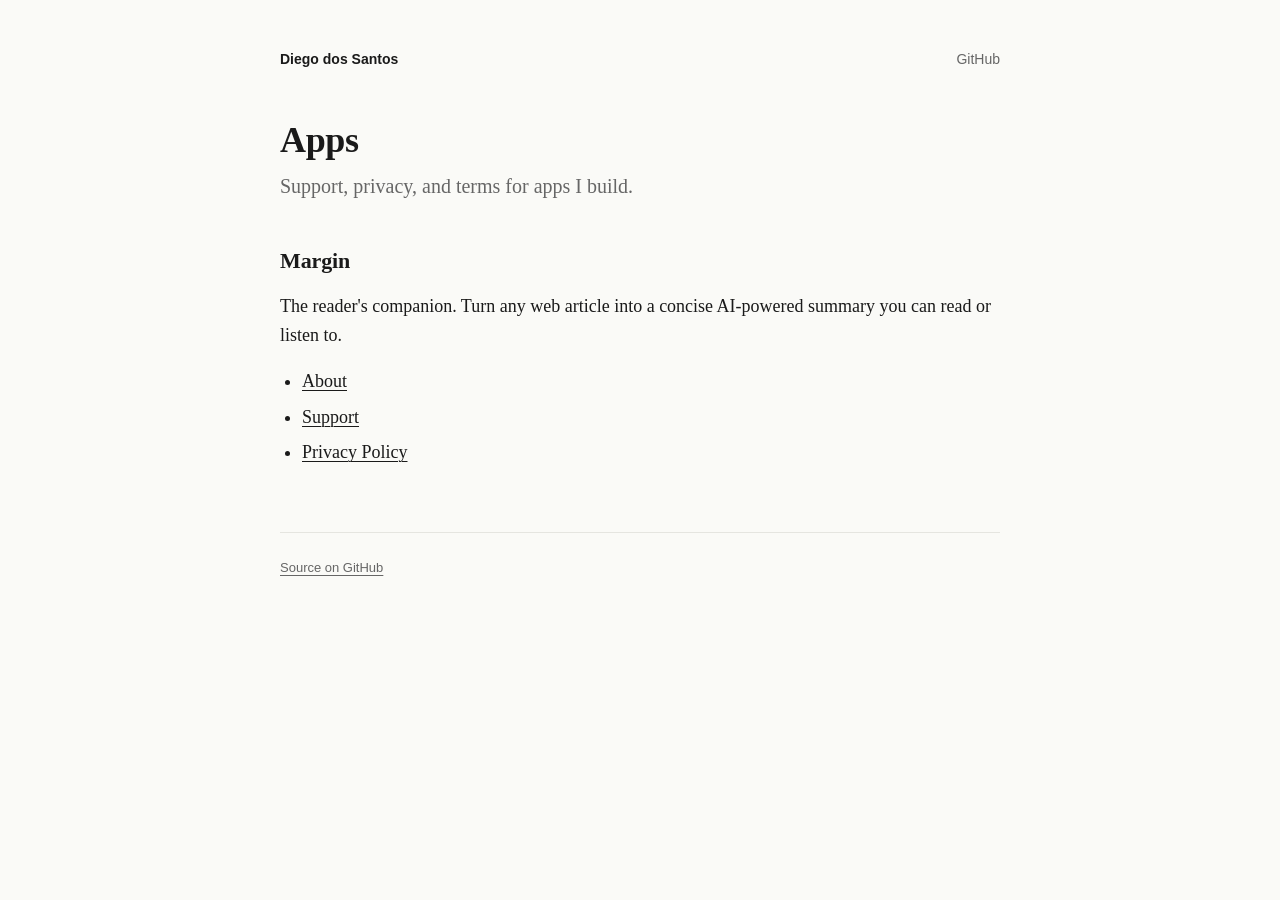
<file: index.html>
<!doctype html>
<html lang="en">
<head>
<meta charset="utf-8">
<meta name="viewport" content="width=device-width, initial-scale=1">
<title>Apps by Diego dos Santos</title>
<link rel="stylesheet" href="assets/style.css">
</head>
<body>
<header class="site">
  <span class="brand">Diego dos Santos</span>
  <nav>
    <a href="https://github.com/diegodossantos95">GitHub</a>
  </nav>
</header>
<main>
  <h1>Apps</h1>
  <p class="lede">Support, privacy, and terms for apps I build.</p>

  <h2>Margin</h2>
  <p>The reader's companion. Turn any web article into a concise AI-powered summary you can read or listen to.</p>
  <ul>
    <li><a href="margin/">About</a></li>
    <li><a href="margin/support.html">Support</a></li>
    <li><a href="margin/privacy.html">Privacy Policy</a></li>
  </ul>
</main>
<footer>
  <a href="https://github.com/diegodossantos95/apps">Source on GitHub</a>
</footer>
</body>
</html>
</file>
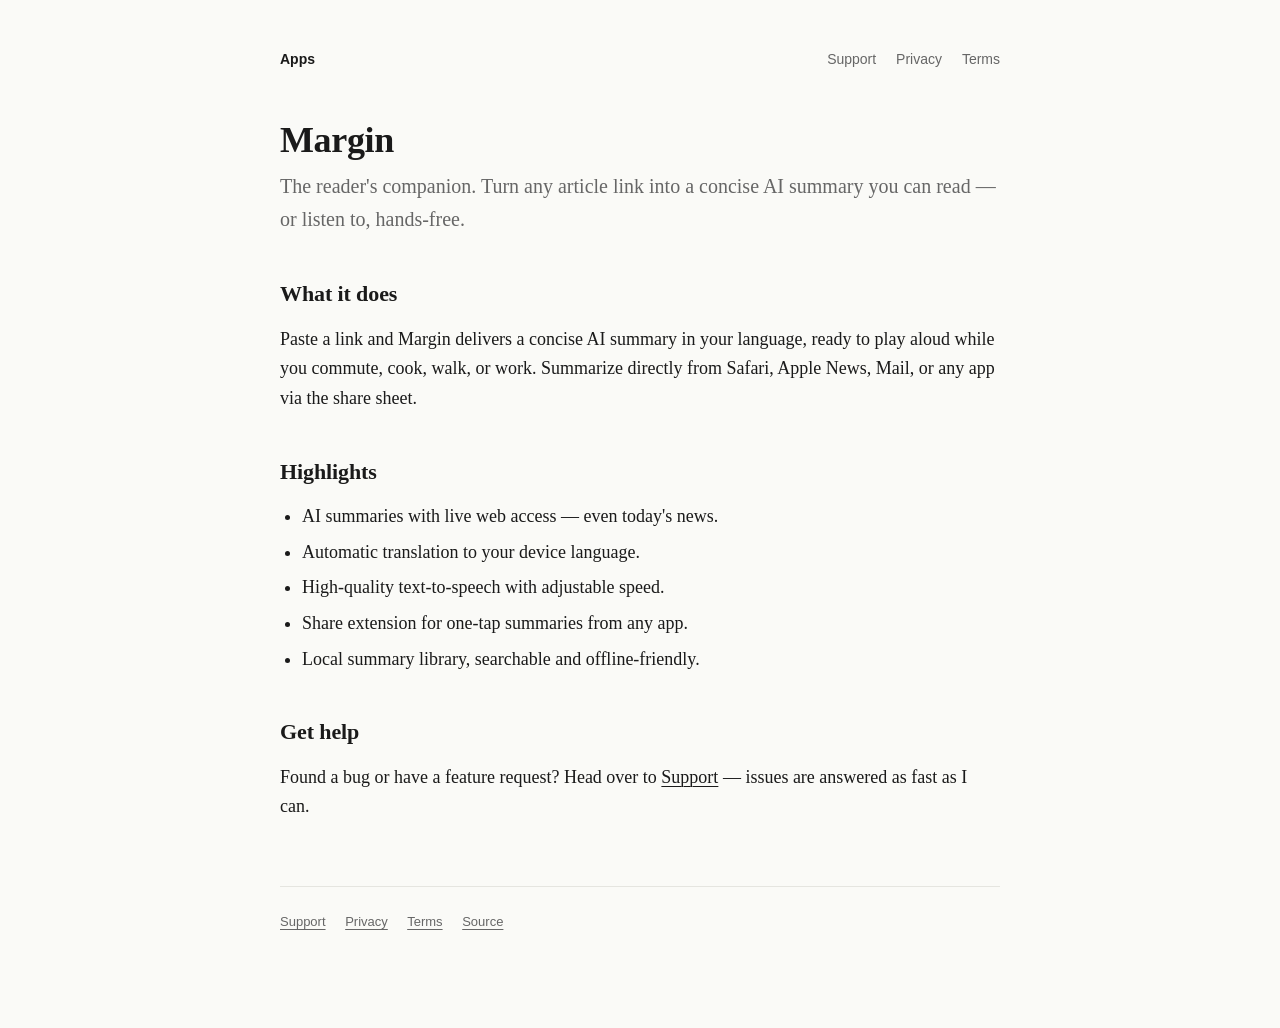
<file: margin/index.html>
<!doctype html>
<html lang="en">
<head>
<meta charset="utf-8">
<meta name="viewport" content="width=device-width, initial-scale=1">
<title>Margin — The Reader's Companion</title>
<meta name="description" content="Margin turns any web article into a concise AI-powered summary you can read or listen to.">
<link rel="stylesheet" href="../assets/style.css">
</head>
<body>
<header class="site">
  <a class="brand" href="../">Apps</a>
  <nav>
    <a href="support.html">Support</a>
    <a href="privacy.html">Privacy</a>
    <a href="terms.html">Terms</a>
  </nav>
</header>
<main>
  <h1>Margin</h1>
  <p class="lede">The reader's companion. Turn any article link into a concise AI summary you can read — or listen to, hands-free.</p>

  <h2>What it does</h2>
  <p>Paste a link and Margin delivers a concise AI summary in your language, ready to play aloud while you commute, cook, walk, or work. Summarize directly from Safari, Apple News, Mail, or any app via the share sheet.</p>

  <h2>Highlights</h2>
  <ul>
    <li>AI summaries with live web access — even today's news.</li>
    <li>Automatic translation to your device language.</li>
    <li>High-quality text-to-speech with adjustable speed.</li>
    <li>Share extension for one-tap summaries from any app.</li>
    <li>Local summary library, searchable and offline-friendly.</li>
  </ul>

  <h2>Get help</h2>
  <p>Found a bug or have a feature request? Head over to <a href="support.html">Support</a> — issues are answered as fast as I can.</p>
</main>
<footer>
  <a href="support.html">Support</a>
  <a href="privacy.html">Privacy</a>
  <a href="terms.html">Terms</a>
  <a href="https://github.com/diegodossantos95/apps">Source</a>
</footer>
</body>
</html>
</file>
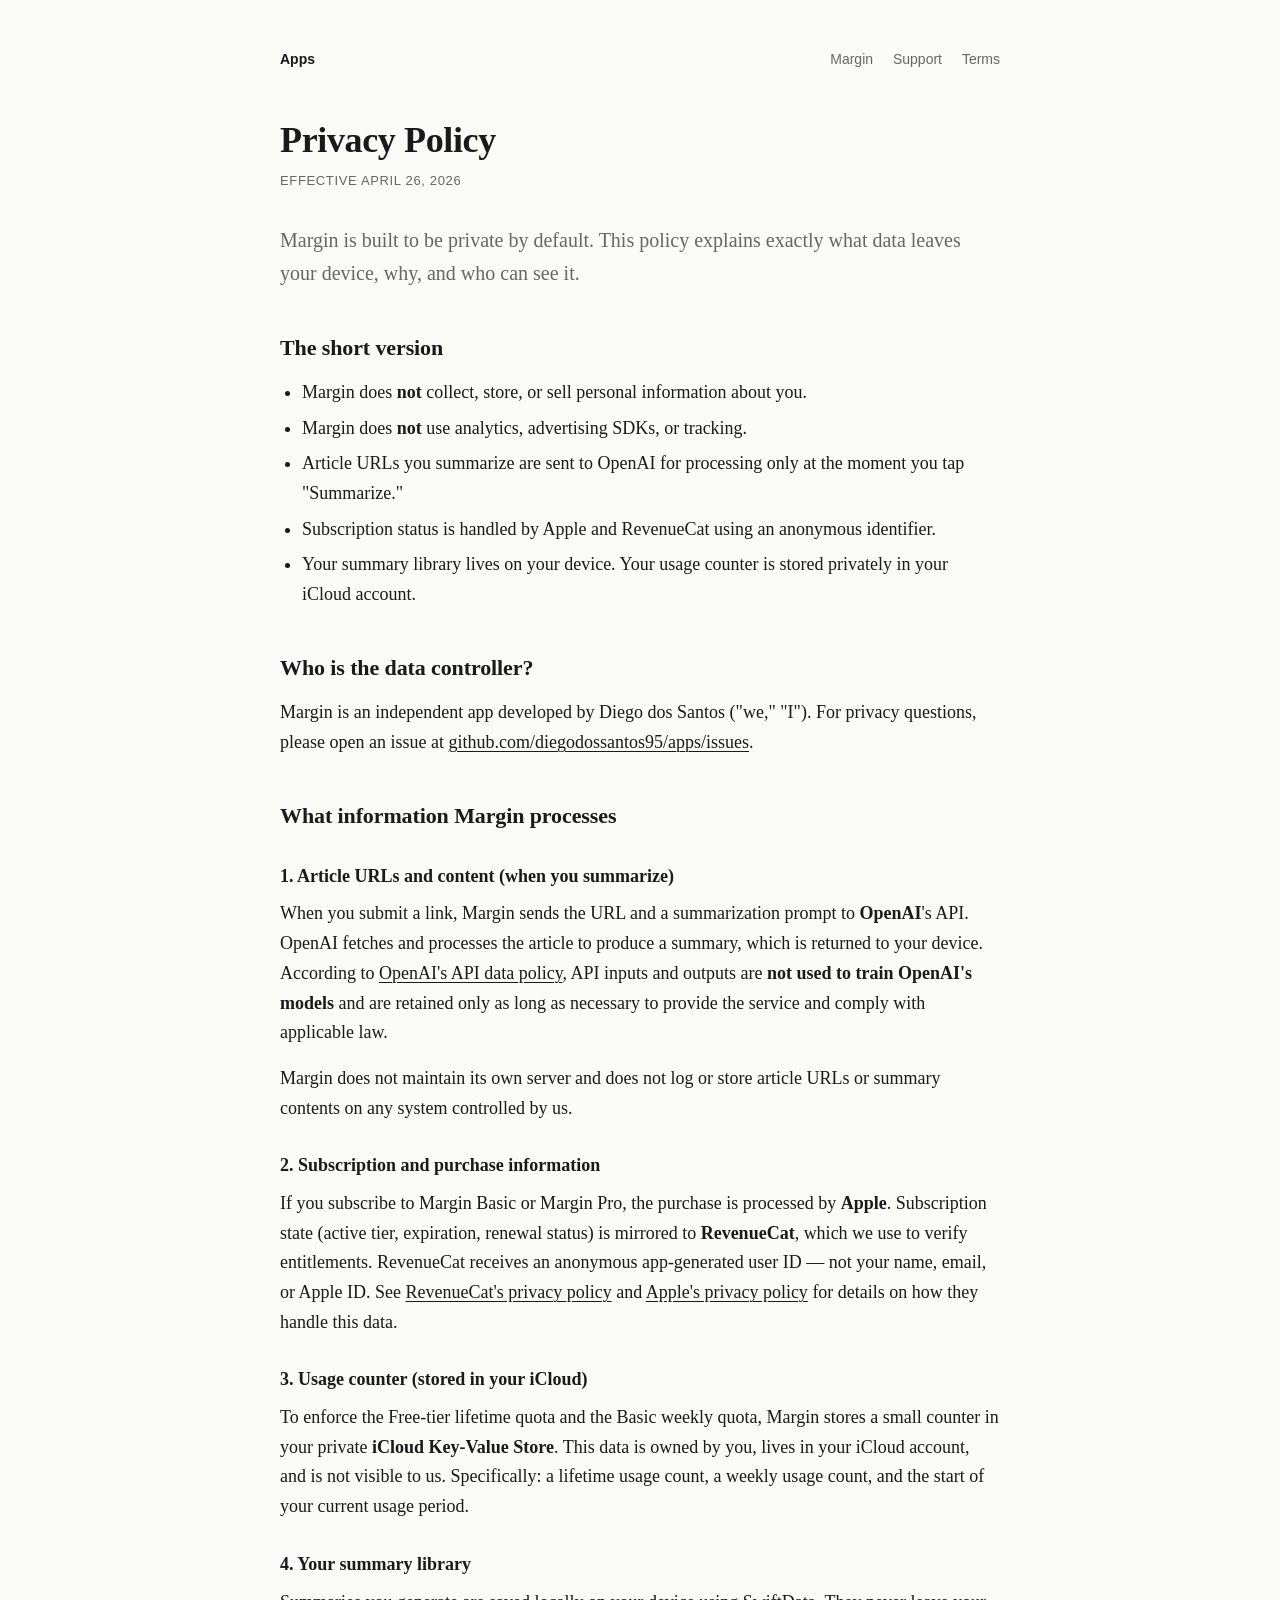
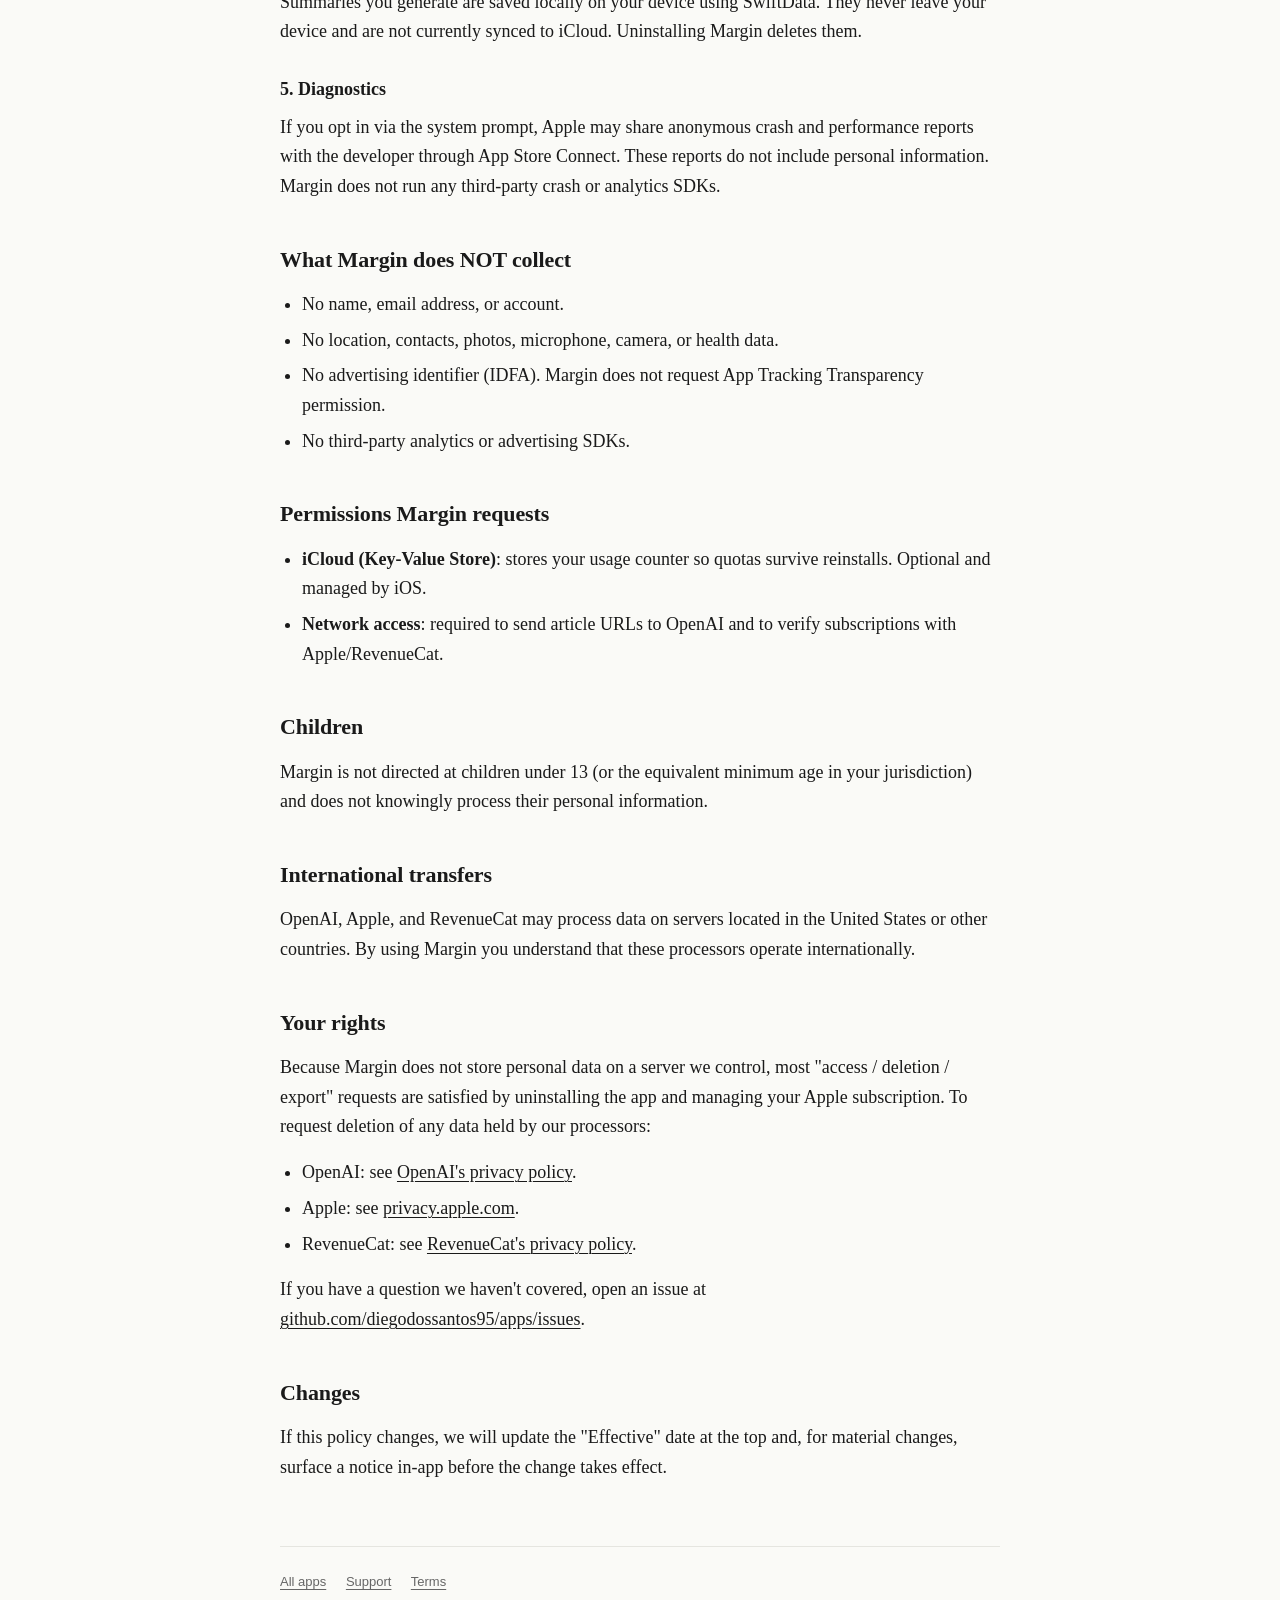
<file: margin/privacy.html>
<!doctype html>
<html lang="en">
<head>
<meta charset="utf-8">
<meta name="viewport" content="width=device-width, initial-scale=1">
<title>Margin — Privacy Policy</title>
<meta name="description" content="Margin's privacy policy. What we collect, what we don't, and where your data goes.">
<link rel="stylesheet" href="../assets/style.css">
</head>
<body>
<header class="site">
  <a class="brand" href="../">Apps</a>
  <nav>
    <a href="index.html">Margin</a>
    <a href="support.html">Support</a>
    <a href="terms.html">Terms</a>
  </nav>
</header>
<main>
  <h1>Privacy Policy</h1>
  <p class="meta">Effective April 26, 2026</p>

  <p class="lede">Margin is built to be private by default. This policy explains exactly what data leaves your device, why, and who can see it.</p>

  <h2>The short version</h2>
  <ul>
    <li>Margin does <strong>not</strong> collect, store, or sell personal information about you.</li>
    <li>Margin does <strong>not</strong> use analytics, advertising SDKs, or tracking.</li>
    <li>Article URLs you summarize are sent to OpenAI for processing only at the moment you tap "Summarize."</li>
    <li>Subscription status is handled by Apple and RevenueCat using an anonymous identifier.</li>
    <li>Your summary library lives on your device. Your usage counter is stored privately in your iCloud account.</li>
  </ul>

  <h2>Who is the data controller?</h2>
  <p>Margin is an independent app developed by Diego dos Santos ("we," "I"). For privacy questions, please open an issue at <a href="https://github.com/diegodossantos95/apps/issues">github.com/diegodossantos95/apps/issues</a>.</p>

  <h2>What information Margin processes</h2>

  <h3>1. Article URLs and content (when you summarize)</h3>
  <p>When you submit a link, Margin sends the URL and a summarization prompt to <strong>OpenAI</strong>'s API. OpenAI fetches and processes the article to produce a summary, which is returned to your device. According to <a href="https://openai.com/enterprise-privacy/">OpenAI's API data policy</a>, API inputs and outputs are <strong>not used to train OpenAI's models</strong> and are retained only as long as necessary to provide the service and comply with applicable law.</p>
  <p>Margin does not maintain its own server and does not log or store article URLs or summary contents on any system controlled by us.</p>

  <h3>2. Subscription and purchase information</h3>
  <p>If you subscribe to Margin Basic or Margin Pro, the purchase is processed by <strong>Apple</strong>. Subscription state (active tier, expiration, renewal status) is mirrored to <strong>RevenueCat</strong>, which we use to verify entitlements. RevenueCat receives an anonymous app-generated user ID — not your name, email, or Apple ID. See <a href="https://www.revenuecat.com/privacy/">RevenueCat's privacy policy</a> and <a href="https://www.apple.com/legal/privacy/">Apple's privacy policy</a> for details on how they handle this data.</p>

  <h3>3. Usage counter (stored in your iCloud)</h3>
  <p>To enforce the Free-tier lifetime quota and the Basic weekly quota, Margin stores a small counter in your private <strong>iCloud Key-Value Store</strong>. This data is owned by you, lives in your iCloud account, and is not visible to us. Specifically: a lifetime usage count, a weekly usage count, and the start of your current usage period.</p>

  <h3>4. Your summary library</h3>
  <p>Summaries you generate are saved locally on your device using SwiftData. They never leave your device and are not currently synced to iCloud. Uninstalling Margin deletes them.</p>

  <h3>5. Diagnostics</h3>
  <p>If you opt in via the system prompt, Apple may share anonymous crash and performance reports with the developer through App Store Connect. These reports do not include personal information. Margin does not run any third-party crash or analytics SDKs.</p>

  <h2>What Margin does NOT collect</h2>
  <ul>
    <li>No name, email address, or account.</li>
    <li>No location, contacts, photos, microphone, camera, or health data.</li>
    <li>No advertising identifier (IDFA). Margin does not request App Tracking Transparency permission.</li>
    <li>No third-party analytics or advertising SDKs.</li>
  </ul>

  <h2>Permissions Margin requests</h2>
  <ul>
    <li><strong>iCloud (Key-Value Store)</strong>: stores your usage counter so quotas survive reinstalls. Optional and managed by iOS.</li>
    <li><strong>Network access</strong>: required to send article URLs to OpenAI and to verify subscriptions with Apple/RevenueCat.</li>
  </ul>

  <h2>Children</h2>
  <p>Margin is not directed at children under 13 (or the equivalent minimum age in your jurisdiction) and does not knowingly process their personal information.</p>

  <h2>International transfers</h2>
  <p>OpenAI, Apple, and RevenueCat may process data on servers located in the United States or other countries. By using Margin you understand that these processors operate internationally.</p>

  <h2>Your rights</h2>
  <p>Because Margin does not store personal data on a server we control, most "access / deletion / export" requests are satisfied by uninstalling the app and managing your Apple subscription. To request deletion of any data held by our processors:</p>
  <ul>
    <li>OpenAI: see <a href="https://openai.com/policies/privacy-policy">OpenAI's privacy policy</a>.</li>
    <li>Apple: see <a href="https://privacy.apple.com">privacy.apple.com</a>.</li>
    <li>RevenueCat: see <a href="https://www.revenuecat.com/privacy/">RevenueCat's privacy policy</a>.</li>
  </ul>
  <p>If you have a question we haven't covered, open an issue at <a href="https://github.com/diegodossantos95/apps/issues">github.com/diegodossantos95/apps/issues</a>.</p>

  <h2>Changes</h2>
  <p>If this policy changes, we will update the "Effective" date at the top and, for material changes, surface a notice in-app before the change takes effect.</p>
</main>
<footer>
  <a href="../">All apps</a>
  <a href="support.html">Support</a>
  <a href="terms.html">Terms</a>
</footer>
</body>
</html>
</file>
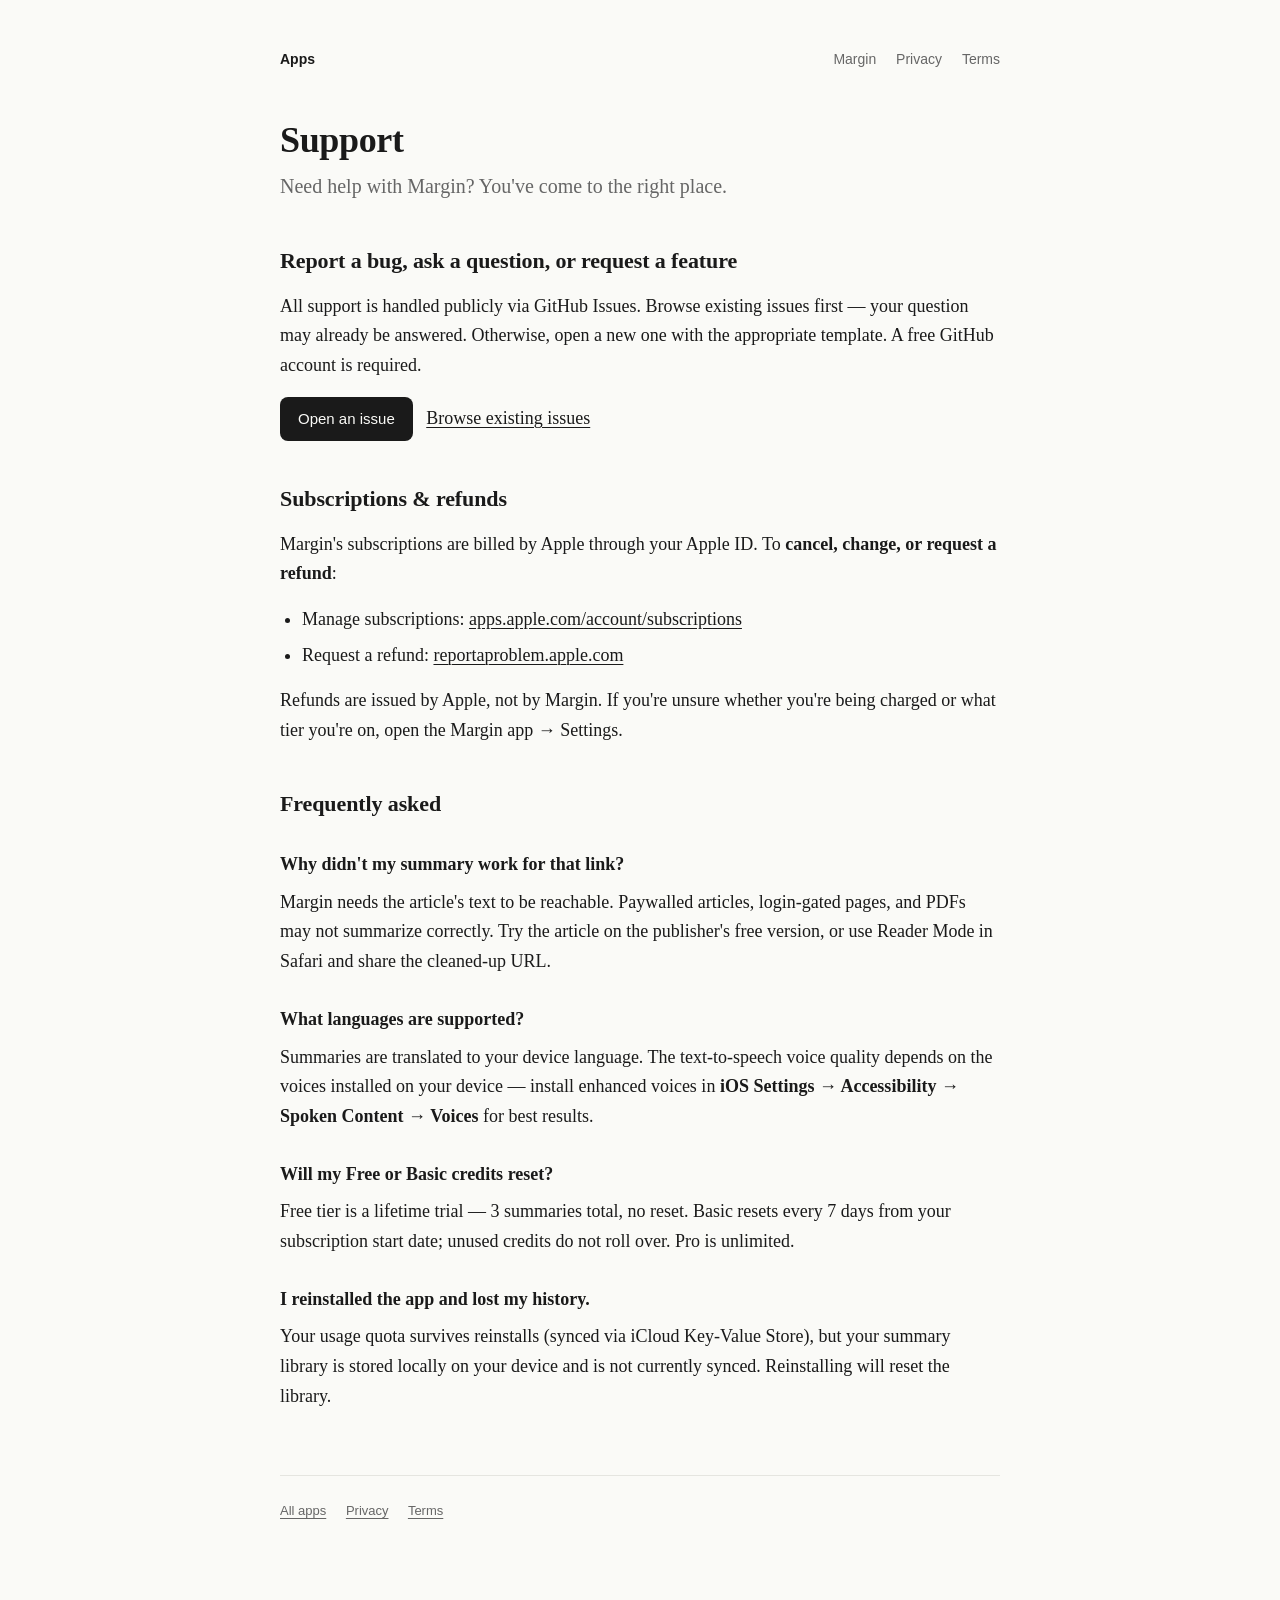
<file: margin/support.html>
<!doctype html>
<html lang="en">
<head>
<meta charset="utf-8">
<meta name="viewport" content="width=device-width, initial-scale=1">
<title>Margin — Support</title>
<meta name="description" content="Get help with Margin. Report bugs, request features, or contact the developer.">
<link rel="stylesheet" href="../assets/style.css">
</head>
<body>
<header class="site">
  <a class="brand" href="../">Apps</a>
  <nav>
    <a href="index.html">Margin</a>
    <a href="privacy.html">Privacy</a>
    <a href="terms.html">Terms</a>
  </nav>
</header>
<main>
  <h1>Support</h1>
  <p class="lede">Need help with Margin? You've come to the right place.</p>

  <h2>Report a bug, ask a question, or request a feature</h2>
  <p>All support is handled publicly via GitHub Issues. Browse existing issues first — your question may already be answered. Otherwise, open a new one with the appropriate template. A free GitHub account is required.</p>
  <p>
    <a class="button" href="https://github.com/diegodossantos95/apps/issues/new/choose">Open an issue</a>
    &nbsp;
    <a href="https://github.com/diegodossantos95/apps/issues">Browse existing issues</a>
  </p>

  <h2>Subscriptions &amp; refunds</h2>
  <p>Margin's subscriptions are billed by Apple through your Apple ID. To <strong>cancel, change, or request a refund</strong>:</p>
  <ul>
    <li>Manage subscriptions: <a href="https://apps.apple.com/account/subscriptions">apps.apple.com/account/subscriptions</a></li>
    <li>Request a refund: <a href="https://reportaproblem.apple.com">reportaproblem.apple.com</a></li>
  </ul>
  <p>Refunds are issued by Apple, not by Margin. If you're unsure whether you're being charged or what tier you're on, open the Margin app → Settings.</p>

  <h2>Frequently asked</h2>

  <h3>Why didn't my summary work for that link?</h3>
  <p>Margin needs the article's text to be reachable. Paywalled articles, login-gated pages, and PDFs may not summarize correctly. Try the article on the publisher's free version, or use Reader Mode in Safari and share the cleaned-up URL.</p>

  <h3>What languages are supported?</h3>
  <p>Summaries are translated to your device language. The text-to-speech voice quality depends on the voices installed on your device — install enhanced voices in <strong>iOS Settings → Accessibility → Spoken Content → Voices</strong> for best results.</p>

  <h3>Will my Free or Basic credits reset?</h3>
  <p>Free tier is a lifetime trial — 3 summaries total, no reset. Basic resets every 7 days from your subscription start date; unused credits do not roll over. Pro is unlimited.</p>

  <h3>I reinstalled the app and lost my history.</h3>
  <p>Your usage quota survives reinstalls (synced via iCloud Key-Value Store), but your summary library is stored locally on your device and is not currently synced. Reinstalling will reset the library.</p>
</main>
<footer>
  <a href="../">All apps</a>
  <a href="privacy.html">Privacy</a>
  <a href="terms.html">Terms</a>
</footer>
</body>
</html>
</file>
<file: assets/style.css>
:root {
  --bg: #fafaf7;
  --fg: #1a1a1a;
  --muted: #666;
  --accent: #4a4a4a;
  --rule: #e5e5e0;
  --max-width: 720px;
}

@media (prefers-color-scheme: dark) {
  :root {
    --bg: #111111;
    --fg: #f0f0ec;
    --muted: #9a9a96;
    --accent: #d0d0cc;
    --rule: #2a2a28;
  }
}

* { box-sizing: border-box; }

html { -webkit-text-size-adjust: 100%; }

body {
  margin: 0;
  font-family: ui-serif, "New York", "Iowan Old Style", "Apple Garamond", Georgia, serif;
  font-size: 18px;
  line-height: 1.65;
  color: var(--fg);
  background: var(--bg);
  padding: 48px 24px 96px;
}

main {
  max-width: var(--max-width);
  margin: 0 auto;
}

header.site {
  max-width: var(--max-width);
  margin: 0 auto 48px;
  display: flex;
  align-items: center;
  justify-content: space-between;
  font-family: ui-sans-serif, -apple-system, BlinkMacSystemFont, "Segoe UI", sans-serif;
  font-size: 14px;
}

header.site a { color: var(--muted); text-decoration: none; margin-left: 16px; }
header.site a:hover { color: var(--fg); }
header.site .brand { font-weight: 600; color: var(--fg); margin-left: 0; }

h1 {
  font-size: 36px;
  line-height: 1.2;
  margin: 0 0 8px;
  letter-spacing: -0.01em;
}

h2 {
  font-size: 22px;
  margin: 40px 0 12px;
  letter-spacing: -0.005em;
}

h3 { font-size: 18px; margin: 28px 0 8px; }

p, ul, ol { margin: 0 0 16px; }

ul, ol { padding-left: 22px; }

li { margin-bottom: 6px; }

a { color: var(--fg); text-decoration: underline; text-decoration-thickness: 1px; text-underline-offset: 3px; }
a:hover { color: var(--accent); }

.lede {
  font-size: 20px;
  color: var(--muted);
  margin-bottom: 32px;
}

.meta {
  font-family: ui-sans-serif, -apple-system, BlinkMacSystemFont, sans-serif;
  font-size: 13px;
  color: var(--muted);
  text-transform: uppercase;
  letter-spacing: 0.05em;
  margin-bottom: 32px;
}

hr { border: none; border-top: 1px solid var(--rule); margin: 48px 0; }

footer {
  max-width: var(--max-width);
  margin: 64px auto 0;
  padding-top: 24px;
  border-top: 1px solid var(--rule);
  font-family: ui-sans-serif, -apple-system, BlinkMacSystemFont, sans-serif;
  font-size: 13px;
  color: var(--muted);
}

footer a { color: var(--muted); margin-right: 16px; }

code, pre { font-family: ui-monospace, "SF Mono", Menlo, monospace; font-size: 0.9em; }

.button {
  display: inline-block;
  padding: 10px 18px;
  background: var(--fg);
  color: var(--bg);
  border-radius: 8px;
  text-decoration: none;
  font-family: ui-sans-serif, -apple-system, BlinkMacSystemFont, sans-serif;
  font-size: 15px;
  font-weight: 500;
}

.button:hover { color: var(--bg); opacity: 0.85; }
</file>
